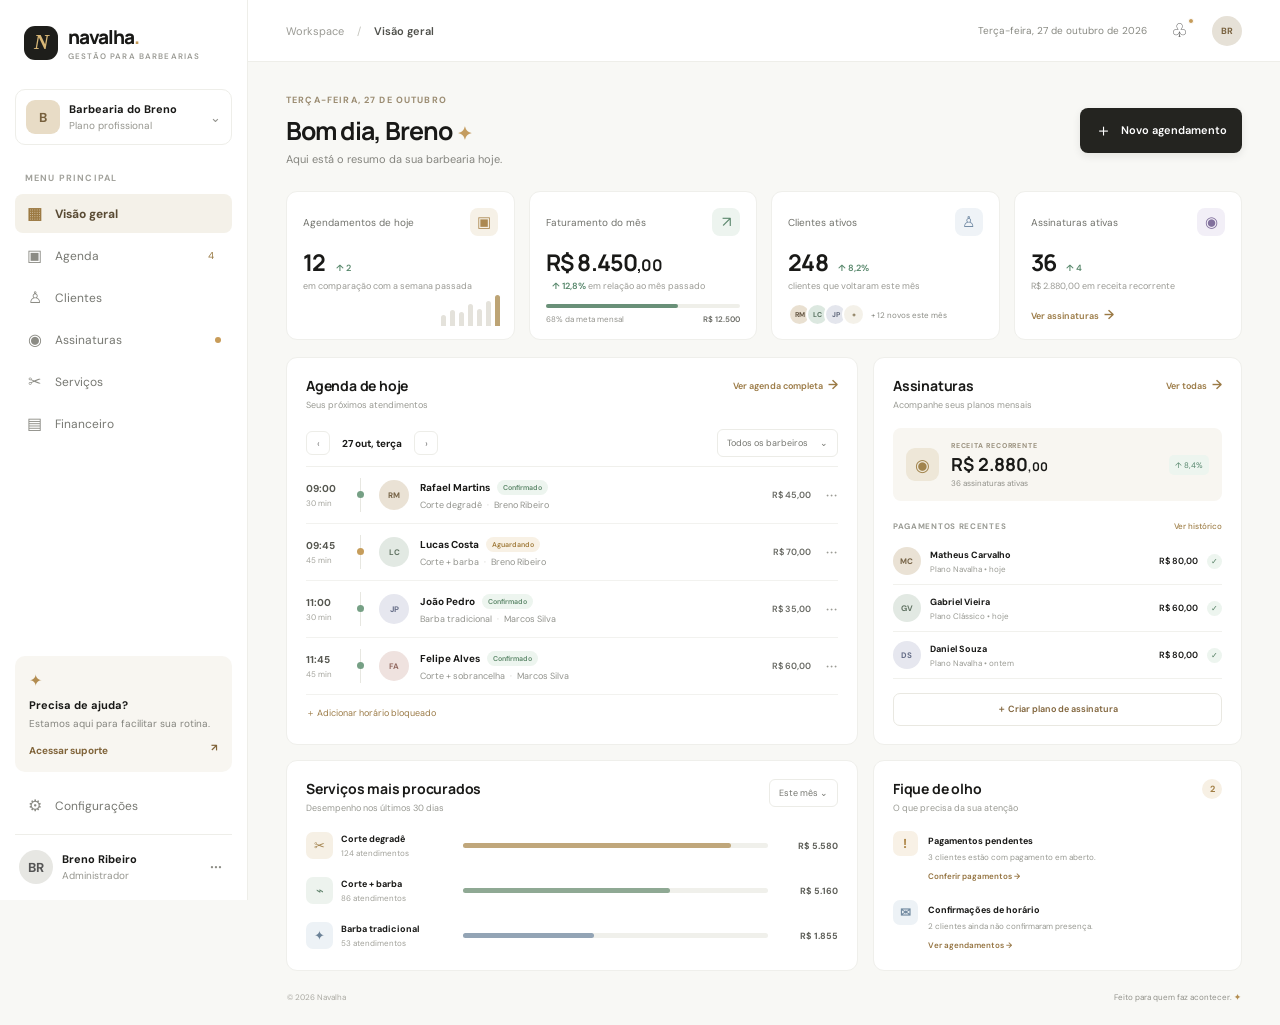
<file: index.html>
<!doctype html>
<html lang="pt-BR">
<head>
  <meta charset="utf-8">
  <meta name="viewport" content="width=device-width, initial-scale=1">
  <meta name="theme-color" content="#11110f">
  <title>Navalha — Gestão para barbearias</title>
  <link rel="preconnect" href="https://fonts.googleapis.com">
  <link rel="preconnect" href="https://fonts.gstatic.com" crossorigin>
  <link href="https://fonts.googleapis.com/css2?family=DM+Sans:wght@400;500;600;700&family=Manrope:wght@400;500;600;700;800&display=swap" rel="stylesheet">
  <link rel="stylesheet" href="styles.css">
</head>
<body>
  <aside class="sidebar" id="sidebar">
    <a class="brand" href="#inicio" aria-label="Navalha início"><span class="brand-mark">N</span><span>navalha<span class="brand-dot">.</span><small>GESTÃO PARA BARBEARIAS</small></span></a>
    <div class="shop-switch"><div class="shop-avatar">B</div><div><b>Barbearia do Breno</b><span>Plano profissional</span></div><span class="chevron">⌄</span></div>
    <div class="nav-label">MENU PRINCIPAL</div>
    <nav>
      <a class="nav-item active" href="#inicio"><span class="nav-icon">▦</span>Visão geral</a>
      <a class="nav-item" href="#agenda"><span class="nav-icon">▣</span>Agenda <span class="nav-count">4</span></a>
      <a class="nav-item" href="#clientes"><span class="nav-icon">♙</span>Clientes</a>
      <a class="nav-item" href="#assinaturas"><span class="nav-icon">◉</span>Assinaturas <span class="nav-ping"></span></a>
      <a class="nav-item" href="#servicos"><span class="nav-icon">✂</span>Serviços</a>
      <a class="nav-item" href="#financeiro"><span class="nav-icon">▤</span>Financeiro</a>
    </nav>
    <div class="sidebar-bottom"><div class="help-card"><span class="help-icon">✦</span><b>Precisa de ajuda?</b><p>Estamos aqui para facilitar sua rotina.</p><a href="#ajuda">Acessar suporte <span>↗</span></a></div><a class="nav-item" href="#configuracoes"><span class="nav-icon">⚙</span>Configurações</a><div class="profile"><div class="profile-avatar">BR</div><div><b>Breno Ribeiro</b><span>Administrador</span></div><button aria-label="Opções do perfil">···</button></div></div>
  </aside>

  <main class="main" id="inicio">
    <header class="topbar"><button class="mobile-menu" id="mobileMenu" aria-label="Abrir menu">☰</button><div class="breadcrumb">Workspace <span>/</span> <b>Visão geral</b></div><div class="top-actions"><span class="today-label">Terça-feira, 27 de outubro de 2026</span><button class="icon-button" aria-label="Notificações">♧<i></i></button><div class="top-avatar">BR</div></div></header>
    <div class="content">
      <section class="welcome"><div><p class="eyebrow">TERÇA-FEIRA, 27 DE OUTUBRO</p><h1>Bom dia, Breno <span>✦</span></h1><p class="muted">Aqui está o resumo da sua barbearia hoje.</p></div><button class="primary-button" id="newBooking"><span>＋</span> Novo agendamento</button></section>
      <section class="stats-grid" aria-label="Resumo do dia">
        <article class="stat-card"><div class="stat-top"><span>Agendamentos de hoje</span><span class="stat-icon gold">▣</span></div><div class="stat-value">12 <span class="trend up">↑ 2</span></div><div class="stat-foot">em comparação com a semana passada</div><div class="mini-bars"><i style="height:35%"></i><i style="height:53%"></i><i style="height:44%"></i><i style="height:70%"></i><i style="height:56%"></i><i style="height:82%"></i><i class="bar-current" style="height:100%"></i></div></article>
        <article class="stat-card"><div class="stat-top"><span>Faturamento do mês</span><span class="stat-icon green">↗</span></div><div class="stat-value">R$ 8.450<span class="cents">,00</span></div><div class="stat-foot"><span class="trend up">↑ 12,8%</span> em relação ao mês passado</div><div class="progress-track"><i style="width:68%"></i></div><div class="progress-note">68% da meta mensal <b>R$ 12.500</b></div></article>
        <article class="stat-card"><div class="stat-top"><span>Clientes ativos</span><span class="stat-icon blue">♙</span></div><div class="stat-value">248 <span class="trend up">↑ 8,2%</span></div><div class="stat-foot">clientes que voltaram este mês</div><div class="avatar-stack"><span>RM</span><span>LC</span><span>JP</span><span>+</span><small>+ 12 novos este mês</small></div></article>
        <article class="stat-card"><div class="stat-top"><span>Assinaturas ativas</span><span class="stat-icon purple">◉</span></div><div class="stat-value">36 <span class="trend up">↑ 4</span></div><div class="stat-foot">R$ 2.880,00 em receita recorrente</div><a class="text-link" href="#assinaturas">Ver assinaturas <span>→</span></a></article>
      </section>

      <section class="dashboard-grid">
        <article class="panel agenda-panel" id="agenda"><div class="panel-heading"><div><h2>Agenda de hoje</h2><p>Seus próximos atendimentos</p></div><a href="#agenda" class="text-link">Ver agenda completa <span>→</span></a></div><div class="agenda-controls"><div class="day-switch"><button aria-label="Dia anterior">‹</button><b>27 out, terça</b><button aria-label="Próximo dia">›</button></div><button class="filter-button">Todos os barbeiros <span>⌄</span></button></div><div class="appointments">
          <div class="appointment"><div class="time">09:00<small>30 min</small></div><div class="appointment-line"><i class="dot green-dot"></i></div><div class="client-avatar a1">RM</div><div class="appointment-info"><b>Rafael Martins <span class="status confirmed">Confirmado</span></b><span>Corte degradê <i>·</i> Breno Ribeiro</span></div><div class="appointment-price">R$ 45,00</div><button class="more">···</button></div>
          <div class="appointment"><div class="time">09:45<small>45 min</small></div><div class="appointment-line"><i class="dot orange-dot"></i></div><div class="client-avatar a2">LC</div><div class="appointment-info"><b>Lucas Costa <span class="status pending">Aguardando</span></b><span>Corte + barba <i>·</i> Breno Ribeiro</span></div><div class="appointment-price">R$ 70,00</div><button class="more">···</button></div>
          <div class="appointment"><div class="time">11:00<small>30 min</small></div><div class="appointment-line"><i class="dot green-dot"></i></div><div class="client-avatar a3">JP</div><div class="appointment-info"><b>João Pedro <span class="status confirmed">Confirmado</span></b><span>Barba tradicional <i>·</i> Marcos Silva</span></div><div class="appointment-price">R$ 35,00</div><button class="more">···</button></div>
          <div class="appointment"><div class="time">11:45<small>45 min</small></div><div class="appointment-line"><i class="dot green-dot"></i></div><div class="client-avatar a4">FA</div><div class="appointment-info"><b>Felipe Alves <span class="status confirmed">Confirmado</span></b><span>Corte + sobrancelha <i>·</i> Marcos Silva</span></div><div class="appointment-price">R$ 60,00</div><button class="more">···</button></div>
        </div><button class="agenda-footer">＋ Adicionar horário bloqueado</button></article>

        <article class="panel subscription-panel" id="assinaturas"><div class="panel-heading"><div><h2>Assinaturas</h2><p>Acompanhe seus planos mensais</p></div><a href="#assinaturas" class="text-link">Ver todas <span>→</span></a></div><div class="subscription-highlight"><div class="sub-icon">◉</div><div><span>RECEITA RECORRENTE</span><b>R$ 2.880<small>,00</small></b><small>36 assinaturas ativas</small></div><div class="sub-change">↑ 8,4%</div></div><div class="section-caption">PAGAMENTOS RECENTES <a href="#assinaturas">Ver histórico</a></div><div class="payment-row"><div class="payment-avatar p1">MC</div><div class="payment-info"><b>Matheus Carvalho</b><span>Plano Navalha • hoje</span></div><span class="payment-amount">R$ 80,00</span><span class="paid-check">✓</span></div><div class="payment-row"><div class="payment-avatar p2">GV</div><div class="payment-info"><b>Gabriel Vieira</b><span>Plano Clássico • hoje</span></div><span class="payment-amount">R$ 60,00</span><span class="paid-check">✓</span></div><div class="payment-row"><div class="payment-avatar p3">DS</div><div class="payment-info"><b>Daniel Souza</b><span>Plano Navalha • ontem</span></div><span class="payment-amount">R$ 80,00</span><span class="paid-check">✓</span></div><button class="outline-button" id="newPlan">＋ Criar plano de assinatura</button></article>
      </section>
      <section class="lower-grid"><article class="panel popular-panel" id="servicos"><div class="panel-heading"><div><h2>Serviços mais procurados</h2><p>Desempenho nos últimos 30 dias</p></div><button class="period-button">Este mês ⌄</button></div><div class="service-row"><div class="service-name"><span class="service-mark mark-gold">✂</span><div><b>Corte degradê</b><small>124 atendimentos</small></div></div><div class="service-track"><i style="width:88%"></i></div><b class="service-total">R$ 5.580</b></div><div class="service-row"><div class="service-name"><span class="service-mark mark-green">⌁</span><div><b>Corte + barba</b><small>86 atendimentos</small></div></div><div class="service-track"><i style="width:68%"></i></div><b class="service-total">R$ 5.160</b></div><div class="service-row"><div class="service-name"><span class="service-mark mark-blue">✦</span><div><b>Barba tradicional</b><small>53 atendimentos</small></div></div><div class="service-track"><i style="width:43%"></i></div><b class="service-total">R$ 1.855</b></div></article>
        <article class="panel reminder-panel"><div class="panel-heading"><div><h2>Fique de olho</h2><p>O que precisa da sua atenção</p></div><span class="reminder-count">2</span></div><div class="reminder-item"><span class="reminder-symbol orange">!</span><div><b>Pagamentos pendentes</b><p>3 clientes estão com pagamento em aberto.</p><a href="#assinaturas">Conferir pagamentos →</a></div></div><div class="reminder-item"><span class="reminder-symbol blue">✉</span><div><b>Confirmações de horário</b><p>2 clientes ainda não confirmaram presença.</p><a href="#agenda">Ver agendamentos →</a></div></div></article></section>
      <footer>© 2026 Navalha <span>Feito para quem faz acontecer. <b>✦</b></span></footer>
    </div>
  </main>
  <div class="toast" id="toast" role="status"></div>
  <div class="modal-backdrop" id="modal" aria-hidden="true"><section class="modal" role="dialog" aria-modal="true" aria-labelledby="modalTitle"><button class="modal-close" id="closeModal" aria-label="Fechar">×</button><div class="modal-icon">✂</div><h2 id="modalTitle">Novo agendamento</h2><p>Preencha os dados para reservar um horário.</p><form id="bookingForm"><label>Nome do cliente<input required name="client" placeholder="Ex.: Rafael Martins"></label><div class="form-row"><label>Data<input required name="date" type="date"></label><label>Horário<input required name="time" type="time"></label></div><label>Serviço<select name="service"><option>Corte degradê</option><option>Corte + barba</option><option>Barba tradicional</option></select></label><button class="primary-button" type="submit">Salvar agendamento</button></form></section></div>
  <script src="app.js"></script>
</body>
</html>
</file>
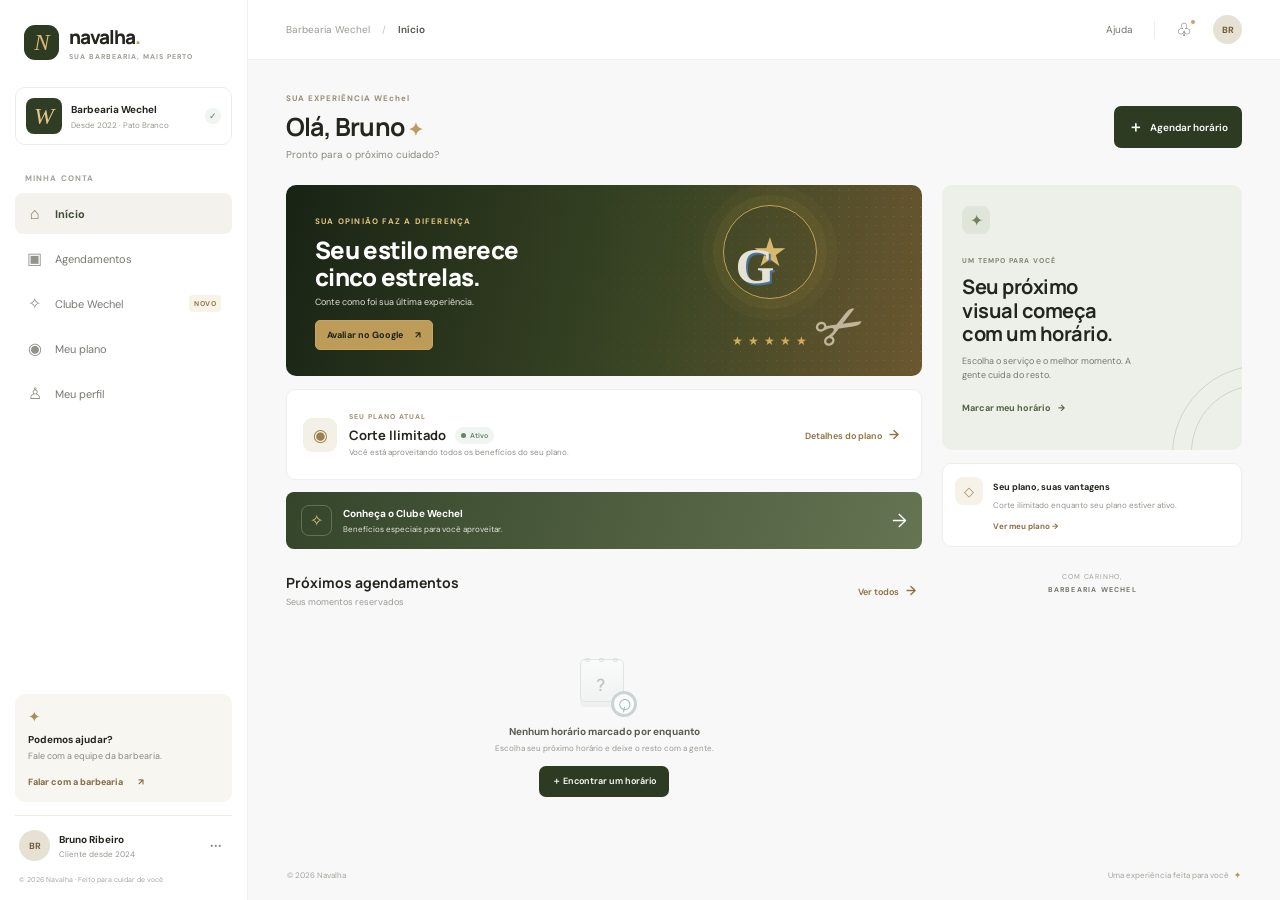
<file: cliente.html>
<!doctype html>
<html lang="pt-BR">
<head>
  <meta charset="utf-8"><meta name="viewport" content="width=device-width, initial-scale=1"><meta name="theme-color" content="#28371e">
  <title>Navalha — Área do cliente</title>
  <link rel="preconnect" href="https://fonts.googleapis.com"><link rel="preconnect" href="https://fonts.gstatic.com" crossorigin><link href="https://fonts.googleapis.com/css2?family=DM+Sans:wght@400;500;600;700&family=Manrope:wght@400;500;600;700;800&display=swap" rel="stylesheet">
  <link rel="stylesheet" href="cliente.css">
</head>
<body>
  <aside class="client-sidebar" id="clientSidebar">
    <a class="client-brand" href="#inicio"><span class="client-brand-mark">N</span><span>navalha<span class="gold-dot">.</span><small>SUA BARBEARIA, MAIS PERTO</small></span></a>
    <div class="barber-card"><div class="barber-monogram">W</div><div><b>Barbearia Wechel</b><span>Desde 2022 · Pato Branco</span></div><span class="verified">✓</span></div>
    <div class="client-nav-label">MINHA CONTA</div>
    <nav class="client-nav">
      <a href="#inicio" data-view="inicio" class="client-nav-item active"><span>⌂</span>Início</a>
      <a href="#agendamentos" data-view="agendamentos" class="client-nav-item"><span>▣</span>Agendamentos</a>
      <a href="#clube" data-view="clube" class="client-nav-item"><span>✧</span>Clube Wechel <i class="nav-new">NOVO</i></a>
      <a href="#plano" data-view="plano" class="client-nav-item"><span>◉</span>Meu plano</a>
      <a href="#perfil" data-view="perfil" class="client-nav-item"><span>♙</span>Meu perfil</a>
    </nav>
    <div class="client-sidebar-bottom"><div class="client-help"><span>✦</span><b>Podemos ajudar?</b><p>Fale com a equipe da barbearia.</p><button data-toast="O atendimento da barbearia estará disponível por aqui em breve.">Falar com a barbearia <b>↗</b></button></div><div class="client-user"><div class="client-user-avatar">BR</div><div><b>Bruno Ribeiro</b><span>Cliente desde 2024</span></div><button aria-label="Opções da conta">···</button></div><small class="client-copyright">© 2026 Navalha · Feito para cuidar de você</small></div>
  </aside>
  <main class="client-main">
    <header class="client-topbar"><button class="client-mobile-menu" id="clientMenu" aria-label="Abrir menu">☰</button><div class="client-crumb">Barbearia Wechel <span>/</span> <b id="crumbLabel">Início</b></div><div class="client-top-actions"><button class="client-help-link" data-toast="Fale com a Barbearia Wechel pelo WhatsApp.">Ajuda</button><span class="top-divider"></span><button class="client-bell" aria-label="Notificações">♧<i></i></button><button class="client-top-avatar" data-view="perfil">BR</button></div></header>
    <div class="client-content">
      <section class="client-view active" id="view-inicio" data-title="Início">
        <div class="client-welcome"><div><div class="welcome-eyebrow">SUA EXPERIÊNCIA WEchel</div><h1>Olá, Bruno <span>✦</span></h1><p>Pronto para o próximo cuidado?</p></div><button class="client-primary" data-open-booking><span>＋</span> Agendar horário</button></div>
        <div class="client-home-grid"><div class="client-main-column">
          <article class="review-banner"><div class="review-content"><span class="review-kicker">SUA OPINIÃO FAZ A DIFERENÇA</span><h2>Seu estilo merece<br>cinco estrelas.</h2><p>Conte como foi sua última experiência.</p><button data-toast="Obrigado! O link de avaliação será disponibilizado pela barbearia.">Avaliar no Google <span>↗</span></button></div><div class="review-art" aria-hidden="true"><div class="review-sun">★</div><div class="review-g">G</div><div class="review-stars">★★★★★</div><div class="review-cut">✂</div></div><div class="banner-grain"></div></article>
          <article class="client-card current-plan-card"><div class="card-icon">◉</div><div class="current-plan-info"><div class="mini-label">SEU PLANO ATUAL</div><h2>Corte Ilimitado <span class="plan-active-badge"><i></i> Ativo</span></h2><p>Você está aproveitando todos os benefícios do seu plano.</p></div><button class="arrow-link" data-view="plano">Detalhes do plano <span>→</span></button></article>
          <button class="club-teaser" data-view="clube"><span class="club-teaser-icon">✧</span><span><b>Conheça o Clube Wechel</b><small>Benefícios especiais para você aproveitar.</small></span><span class="teaser-arrow">→</span></button>
          <section class="upcoming-section"><div class="section-title-row"><div><h2>Próximos agendamentos</h2><p>Seus momentos reservados</p></div><button class="subtle-link" data-view="agendamentos">Ver todos <span>→</span></button></div><div class="empty-state" id="homeEmpty"><div class="empty-illustration"><span class="calendar-sheet"><i></i><i></i><i></i><b>?</b></span><span class="magnifier">⌕</span></div><b>Nenhum horário marcado por enquanto</b><p>Escolha seu próximo horário e deixe o resto com a gente.</p><button class="client-primary" data-open-booking>＋ Encontrar um horário</button></div><div class="home-booking-list" id="homeBookingList"></div></section>
        </div><aside class="client-side-column"><article class="welcome-note"><span class="note-sparkle">✦</span><span class="mini-label">UM TEMPO PARA VOCÊ</span><h3>Seu próximo<br>visual começa<br>com um horário.</h3><p>Escolha o serviço e o melhor momento. A gente cuida do resto.</p><button data-open-booking>Marcar meu horário <span>→</span></button><div class="note-orbit orbit-one"></div><div class="note-orbit orbit-two"></div></article><article class="quick-benefit"><div class="benefit-icon">◇</div><div><b>Seu plano, suas vantagens</b><p>Corte ilimitado enquanto seu plano estiver ativo.</p><button data-view="plano">Ver meu plano →</button></div></article><div class="client-side-foot">COM CARINHO, <b>BARBEARIA WECHEL</b></div></aside></div>
      </section>
      <section class="client-view" id="view-agendamentos" data-title="Agendamentos">
        <div class="page-heading"><div><div class="welcome-eyebrow">SUA ROTINA, NO SEU TEMPO</div><h1>Agendamentos</h1><p>Acompanhe seus horários e encontre o próximo momento para você.</p></div><button class="client-primary" data-open-booking>＋ Novo agendamento</button></div>
        <article class="client-card booking-card"><div class="tab-bar"><button class="booking-tab active" data-booking-tab="upcoming">Próximos <span id="upcomingCount">0</span></button><button class="booking-tab" data-booking-tab="past">Anteriores</button></div><div class="booking-list" id="bookingList"></div><div class="booking-empty" id="bookingEmpty"><div class="empty-illustration"><span class="calendar-sheet"><i></i><i></i><i></i><b>?</b></span><span class="magnifier">⌕</span></div><h3 id="bookingEmptyTitle">Seu próximo horário começa aqui</h3><p id="bookingEmptyText">Ainda não há agendamentos nesta lista. Vamos encontrar um bom horário?</p><button class="client-primary" data-open-booking>＋ Agendar meu primeiro horário</button></div></article>
        <div class="booking-tip"><span>✦</span><p><b>Um lembrete:</b> se precisar cancelar ou alterar seu horário, fale com a barbearia com antecedência.</p></div>
      </section>
      <section class="client-view" id="view-clube" data-title="Clube Wechel">
        <div class="page-heading"><div><div class="welcome-eyebrow">VANTAGENS QUE COMBINAM COM VOCÊ</div><h1>Clube Wechel <span class="heading-sparkle">✧</span></h1><p>Descubra benefícios especiais oferecidos por parceiros da sua região.</p></div></div>
        <article class="club-hero"><div class="club-hero-copy"><span>SEU ESTILO VAI MAIS LONGE</span><h2>Boas escolhas.<br>Boas vantagens.</h2><p>Explore os parceiros do Clube Wechel e aproveite benefícios selecionados para você.</p><div class="partner-count"><span class="partner-dots"><i></i><i></i><i></i></span><b>Parceiros locais, experiências únicas</b></div></div><div class="club-hero-art"><div class="hero-ring ring-a"></div><div class="hero-ring ring-b"></div><span>W</span><i>✦</i></div></article>
        <div class="club-toolbar"><div><h2>Parceiros para você</h2><p>Escolha uma categoria para explorar</p></div><div class="category-list" id="categoryList"><button class="category-chip active" data-category="Todos">Todos</button><button class="category-chip" data-category="Bem-estar">Bem-estar</button><button class="category-chip" data-category="Gastronomia">Gastronomia</button><button class="category-chip" data-category="Esportes">Esportes</button><button class="category-chip" data-category="Serviços">Serviços</button></div></div>
        <div class="partner-grid" id="partnerGrid"><article class="partner-card" data-partner-category="Bem-estar"><div class="partner-cover cover-sage"><span class="partner-monogram">V</span><span class="featured-label">DESTAQUE</span></div><div class="partner-card-body"><div class="partner-category">BEM-ESTAR <span>·</span> SAÚDE</div><h3>Vitta Studio</h3><p>Um espaço para cuidar de você por inteiro.</p><div class="partner-offer"><span>BENEFÍCIO WECHEL</span><b>Condição especial em serviços selecionados</b></div><button class="partner-details" data-partner="Vitta Studio">Conhecer benefício <span>→</span></button></div></article><article class="partner-card" data-partner-category="Gastronomia"><div class="partner-cover cover-clay"><span class="partner-monogram">C</span><span class="featured-label">PARCEIRO</span></div><div class="partner-card-body"><div class="partner-category">GASTRONOMIA</div><h3>Café do Centro</h3><p>Café bom e conversa sem pressa no centro da cidade.</p><div class="partner-offer"><span>BENEFÍCIO WECHEL</span><b>Um mimo especial na sua próxima visita</b></div><button class="partner-details" data-partner="Café do Centro">Conhecer benefício <span>→</span></button></div></article><article class="partner-card" data-partner-category="Esportes"><div class="partner-cover cover-blue"><span class="partner-monogram">M</span><span class="featured-label">PARCEIRO</span></div><div class="partner-card-body"><div class="partner-category">ESPORTES</div><h3>Movimento Academia</h3><p>Seu próximo passo para uma rotina mais ativa.</p><div class="partner-offer"><span>BENEFÍCIO WECHEL</span><b>Condições especiais para novos alunos</b></div><button class="partner-details" data-partner="Movimento Academia">Conhecer benefício <span>→</span></button></div></article></div>
        <div class="club-note"><span>✦</span> Os benefícios e condições são definidos por cada parceiro. Consulte os detalhes antes de utilizar.</div>
      </section>
      <section class="client-view" id="view-plano" data-title="Meu plano">
        <div class="page-heading"><div><div class="welcome-eyebrow">CUIDADO SEM COMPLICAÇÃO</div><h1>Meu plano</h1><p>Confira os detalhes da sua assinatura e seus benefícios.</p></div></div>
        <div class="plan-layout"><div class="plan-main"><article class="plan-detail-card"><div class="plan-card-top"><div class="plan-emblem">W</div><span class="plan-active-badge"><i></i> Plano ativo</span></div><span class="mini-label">ASSINATURA WECHEL</span><h2>Corte Ilimitado</h2><p class="plan-description">Seu cuidado em dia, com liberdade para voltar sempre que quiser.</p><div class="plan-price">R$ 99<small>,00</small><span>/ mês</span></div><div class="plan-divider"></div><div class="plan-detail-row"><span>Vigência</span><b>Plano mensal</b></div><div class="plan-detail-row"><span>Próxima renovação</span><b>10 de novembro de 2026</b></div><div class="plan-detail-row"><span>Pagamento</span><b>Cartão cadastrado <small>•••• 4821</small></b></div><div class="plan-notice"><span>✦</span><p>Seu plano está ativo. Os benefícios seguem disponíveis durante a vigência da assinatura.</p></div><button class="plan-action" data-toast="A alteração de pagamento será disponibilizada em breve.">Gerenciar forma de pagamento <span>→</span></button><button class="plan-terms" data-toast="Os termos da assinatura serão exibidos nesta área.">Consultar termos do plano ↗</button></article><article class="plan-support"><span>?</span><div><b>Ficou com alguma dúvida sobre seu plano?</b><p>A equipe da Barbearia Wechel pode ajudar.</p></div><button data-toast="Entre em contato com a Barbearia Wechel para receber ajuda.">Pedir ajuda →</button></article></div><aside class="plan-benefits"><div class="mini-label">SEU PLANO INCLUI</div><h3>Mais liberdade para se cuidar.</h3><div class="plan-benefit"><span>✓</span><div><b>Cortes ilimitados</b><p>Agende seus cortes de acordo com a disponibilidade.</p></div></div><div class="plan-benefit"><span>✓</span><div><b>Agendamento online</b><p>Escolha o horário que funciona melhor para você.</p></div></div><div class="plan-benefit"><span>✓</span><div><b>Clube de vantagens</b><p>Acesse benefícios de parceiros selecionados.</p></div></div><div class="benefits-decoration">W<span>✂</span></div></aside></div>
      </section>
      <section class="client-view" id="view-perfil" data-title="Meu perfil">
        <div class="page-heading"><div><div class="welcome-eyebrow">SEUS DADOS, DO SEU JEITO</div><h1>Meu perfil</h1><p>Mantenha suas informações atualizadas para facilitar seus atendimentos.</p></div></div>
        <div class="profile-layout"><article class="profile-main-card"><div class="profile-card-heading"><div><h2>Dados pessoais</h2><p>Informações usadas para entrar em contato com você.</p></div><span class="secure-note">⌑ Seus dados estão protegidos</span></div><form id="profileForm"><div class="profile-photo-row"><div class="profile-photo">BR<span>✎</span></div><div><b>Bruno Ribeiro</b><small>Cliente da Barbearia Wechel</small><button type="button" data-toast="O envio de foto de perfil estará disponível em breve.">Alterar foto</button></div></div><div class="profile-form-grid"><label class="wide-field">Nome completo<input name="name" value="Bruno Ribeiro" required></label><label>E-mail<input name="email" type="email" value="bruno@email.com" required></label><label>Telefone<input name="phone" value="(46) 99999-0000" inputmode="tel"></label><label>Data de nascimento<input name="birth" type="date" value="1998-05-20"></label><label>CPF <span class="optional">opcional</span><input name="cpf" placeholder="000.000.000-00" inputmode="numeric"></label><div class="profile-form-divider"><span>ENDEREÇO <small>· opcional</small></span></div><label>CEP<input name="cep" placeholder="00000-000" inputmode="numeric"></label><label>Rua / avenida<input name="street" placeholder="Seu endereço"></label><label>Número<input name="number" placeholder="Nº"></label><label>Complemento<input name="complement" placeholder="Apto, bloco…"></label><label>Cidade<input name="city" placeholder="Sua cidade"></label><label>Estado<select name="state"><option value="">Selecione</option><option>Paraná</option><option>Santa Catarina</option><option>São Paulo</option><option>Rio Grande do Sul</option><option>Outro</option></select></label></div><div class="profile-form-footer"><span id="profileMessage">Você pode atualizar seus dados quando quiser.</span><button class="client-primary" type="submit">Salvar alterações</button></div></form></article><aside class="profile-aside"><div class="profile-aside-icon">✦</div><h3>Seu perfil, sua experiência</h3><p>Seus dados ajudam a barbearia a cuidar de cada visita. Você controla o que compartilha e pode atualizar seu cadastro a qualquer momento.</p><div class="privacy-line"><span>✓</span> Seus dados são tratados com cuidado</div><button data-toast="A política de privacidade será disponibilizada nesta área.">Política de privacidade →</button></aside></div>
      </section>
      <footer class="client-footer"><span>© 2026 Navalha</span><span>Uma experiência feita para você <b>✦</b></span></footer>
    </div>
  </main>
  <div class="client-toast" id="clientToast" role="status"></div>
  <div class="client-modal-backdrop" id="bookingModal" aria-hidden="true"><section class="client-modal" role="dialog" aria-modal="true" aria-labelledby="bookingModalTitle"><button class="client-modal-close" data-close-booking aria-label="Fechar">×</button><div class="modal-step">PASSO <b id="stepNumber">1</b> DE 3</div><div class="booking-progress"><i id="bookingProgress"></i></div><div id="bookingStepContent"></div></section></div>
  <div class="client-modal-backdrop" id="partnerModal" aria-hidden="true"><section class="client-modal partner-modal" role="dialog" aria-modal="true"><button class="client-modal-close" data-close-partner aria-label="Fechar">×</button><div class="partner-modal-mark">✧</div><span class="mini-label">CLUBE WECHEL</span><h2 id="partnerModalTitle">Parceiro</h2><p>Consulte a equipe da barbearia para conhecer as condições atualizadas deste benefício e como utilizá-lo.</p><div class="partner-modal-info"><span>✦</span><span>Apresente-se como cliente da Barbearia Wechel ao parceiro.</span></div><button class="client-primary" data-close-partner>Entendi</button></section></div>
  <script src="cliente.js"></script>
</body>
</html>
</file>
<file: styles.css>
:root{--ink:#191917;--muted:#85857f;--line:#eeeee9;--paper:#fff;--canvas:#f8f8f5;--gold:#c59b59;--green:#548267;--navy:#637d9a;--purple:#8877a4}*{box-sizing:border-box}body{margin:0;background:var(--canvas);color:var(--ink);font-family:'DM Sans',sans-serif;font-size:13px}button,a{font:inherit}a{color:inherit;text-decoration:none}.sidebar{width:248px;background:#fff;border-right:1px solid var(--line);position:fixed;inset:0 auto 0 0;padding:24px 15px 16px;display:flex;flex-direction:column;z-index:5}.brand{display:flex;align-items:center;gap:10px;margin:0 9px 28px;font-family:Manrope,sans-serif;font-size:19px;font-weight:800;letter-spacing:-1px}.brand-mark{width:34px;height:34px;border-radius:11px;background:#1e1e1b;color:#d8b777;display:grid;place-items:center;font-size:21px;font-family:Georgia,serif;font-style:italic}.brand-dot{color:var(--gold)}.brand small{display:block;font:600 8px 'DM Sans',sans-serif;color:#9b9b95;letter-spacing:1.15px;margin-top:1px}.shop-switch{border:1px solid var(--line);border-radius:10px;padding:10px;display:flex;align-items:center;gap:9px;margin:0 0 27px}.shop-avatar,.profile-avatar,.top-avatar{display:grid;place-items:center;background:#e8dcc6;color:#77603d;font-weight:700;border-radius:9px;width:34px;height:34px}.shop-switch b,.profile b{font-size:11px;display:block}.shop-switch span:not(.chevron),.profile span{display:block;color:#96968f;font-size:10px;margin-top:3px}.chevron{margin-left:auto;color:#93938d}.nav-label{font-size:9px;letter-spacing:1.15px;color:#a2a29c;font-weight:700;padding:0 10px 10px}nav{display:grid;gap:3px}.nav-item{height:39px;display:flex;align-items:center;gap:12px;padding:0 11px;border-radius:8px;color:#777872;font-size:12px}.nav-item.active{background:#f4f1e9;color:#594b34;font-weight:700}.nav-icon{width:17px;text-align:center;font-size:16px;color:#8b8b84}.nav-item.active .nav-icon{color:#9c7a43}.nav-count{margin-left:auto;border-radius:20px;background:#fff;padding:2px 7px;color:#977842;font-size:10px}.nav-ping{width:6px;height:6px;background:#c89c59;border-radius:50%;margin-left:auto}.sidebar-bottom{margin-top:auto}.help-card{background:#f8f6f1;padding:14px;border-radius:10px;margin-bottom:14px}.help-icon{color:#b28c50;font-size:16px}.help-card b{display:block;margin:7px 0 4px;font-size:11px}.help-card p{margin:0 0 10px;color:#85857f;font-size:10px;line-height:1.5}.help-card a{font-size:10px;color:#80643a;font-weight:700}.help-card a span{float:right}.profile{border-top:1px solid var(--line);padding:15px 4px 0;display:flex;align-items:center;gap:9px;margin-top:9px}.profile-avatar{border-radius:50%;background:#e7e7e3;color:#555}.profile button{margin-left:auto;border:0;background:none;font-size:20px;color:#8b8b84}.main{margin-left:248px;min-height:100vh}.topbar{height:62px;background:#fff;border-bottom:1px solid var(--line);display:flex;align-items:center;justify-content:space-between;padding:0 38px}.breadcrumb{color:#9a9a94;font-size:11px}.breadcrumb span{padding:0 10px;color:#c5c5be}.breadcrumb b{color:#4f504b;font-weight:600}.top-actions{display:flex;align-items:center;gap:18px}.today-label{font-size:10px;color:#888982}.icon-button{position:relative;background:#fff;border:0;color:#555;font-size:19px}.icon-button i{position:absolute;right:0;top:1px;width:6px;height:6px;background:#c59b59;border-radius:50%;border:1px solid white}.top-avatar{border-radius:50%;width:30px;height:30px;font-size:9px;background:#e6e1d7}.mobile-menu{display:none}.content{max-width:1450px;margin:auto;padding:32px 38px 20px}.welcome{display:flex;justify-content:space-between;align-items:center;margin-bottom:25px}.eyebrow{font-size:9px;font-weight:700;color:#9b8c72;letter-spacing:1.15px;margin:0 0 7px}.welcome h1{font:700 25px Manrope,sans-serif;letter-spacing:-.9px;margin:0 0 4px}.welcome h1 span{color:#c49c5f;font-size:18px}.muted{font-size:11px;color:#85857f;margin:0}.primary-button{border:0;border-radius:8px;background:#242420;color:#fff;padding:11px 15px;font-weight:600;font-size:11px;display:inline-flex;align-items:center;gap:9px;cursor:pointer;box-shadow:0 3px 8px #15151016}.primary-button:hover{background:#3a3933}.primary-button span{font-size:17px;font-weight:400}.stats-grid{display:grid;grid-template-columns:repeat(4,minmax(0,1fr));gap:14px;margin-bottom:17px}.stat-card,.panel{background:#fff;border:1px solid #efefeb;border-radius:11px}.stat-card{position:relative;min-height:143px;padding:16px 16px 13px;overflow:hidden}.stat-top{display:flex;justify-content:space-between;align-items:center;color:#71726c;font-size:10px}.stat-icon{width:28px;height:28px;display:grid;place-items:center;border-radius:8px;font-size:15px}.gold{background:#f6f1e7;color:#ac8952}.green{background:#edf4ef;color:#5c876d}.blue{background:#eff3f7;color:#6f88a2}.purple{background:#f2eff7;color:#82719d}.stat-value{font:700 23px Manrope,sans-serif;letter-spacing:-.7px;margin:10px 0 2px}.cents{font-size:16px}.trend{font:600 9px 'DM Sans',sans-serif;letter-spacing:0;margin-left:6px}.trend.up{color:#56866a}.stat-foot{font-size:9px;color:#9a9a94}.mini-bars{position:absolute;bottom:13px;right:14px;height:31px;display:flex;align-items:end;gap:4px}.mini-bars i{width:5px;border-radius:3px 3px 0 0;background:#e4e2db}.mini-bars .bar-current{background:#bda475}.progress-track{height:4px;border-radius:4px;background:#efefe9;margin:12px 0 6px}.progress-track i{display:block;background:#699078;height:100%;border-radius:4px}.progress-note{font-size:8px;color:#93938d}.progress-note b{float:right;color:#6d6e68;font-weight:600}.avatar-stack{display:flex;align-items:center;margin-top:11px}.avatar-stack span{display:grid;place-items:center;width:23px;height:23px;border-radius:50%;font-size:7px;font-weight:700;color:#655744;background:#e9e0d1;border:2px solid white;margin-right:-5px}.avatar-stack span:nth-child(2){background:#dce8e0;color:#58725f}.avatar-stack span:nth-child(3){background:#e4e6ed;color:#5f677a}.avatar-stack span:nth-child(4){background:#f4f1e9;color:#827352}.avatar-stack small{font-size:8px;color:#8b8c85;margin-left:11px}.text-link{font-size:9px;color:#9a7944;font-weight:600}.text-link span{font-size:13px;margin-left:3px}.stat-card>.text-link{display:inline-block;margin-top:14px}.dashboard-grid{display:grid;grid-template-columns:minmax(0,1.55fr) minmax(310px,1fr);gap:15px;margin-bottom:15px}.panel{padding:18px 19px}.panel-heading{display:flex;justify-content:space-between;align-items:flex-start}.panel-heading h2{font:700 14px Manrope,sans-serif;margin:0 0 4px;letter-spacing:-.2px}.panel-heading p{font-size:9px;color:#999a93;margin:0}.agenda-controls{display:flex;justify-content:space-between;align-items:center;margin:18px 0 9px}.day-switch{display:flex;align-items:center;gap:12px;font-size:10px}.day-switch button{border:1px solid #ededE8;background:#fff;border-radius:6px;width:24px;height:24px;color:#777}.filter-button,.period-button{border:1px solid #ecece7;background:#fff;border-radius:6px;padding:7px 9px;color:#767771;font-size:9px}.filter-button span{margin-left:10px}.appointments{border-top:1px solid #f0f0ec}.appointment{display:grid;grid-template-columns:45px 10px 32px minmax(0,1fr) auto 18px;gap:9px;align-items:center;min-height:57px;border-bottom:1px solid #f2f2ef}.time{font-weight:700;font-size:10px;color:#55564f}.time small{display:block;font-size:8px;color:#a4a49d;font-weight:400;margin-top:3px}.appointment-line{height:34px;border-left:1px solid #e7e7e1;position:relative}.dot{position:absolute;left:-4px;top:13px;width:7px;height:7px;border-radius:50%}.green-dot{background:#76a085}.orange-dot{background:#c69d5b}.client-avatar,.payment-avatar{width:30px;height:30px;border-radius:50%;display:grid;place-items:center;font-size:8px;font-weight:700}.a1,.p1{background:#eae2d5;color:#766346}.a2,.p2{background:#e2e9e3;color:#617363}.a3,.p3{background:#e6e7ef;color:#646c86}.a4{background:#efe2df;color:#936b62}.appointment-info{min-width:0}.appointment-info b{font-size:10px;display:flex;align-items:center;gap:7px;white-space:nowrap}.appointment-info>span{display:block;font-size:9px;color:#92938d;margin-top:4px;white-space:nowrap}.appointment-info>span i{font-style:normal;padding:0 3px;color:#c3c3bd}.status{font:600 7px 'DM Sans',sans-serif;padding:3px 6px;border-radius:12px}.confirmed{background:#edf5ef;color:#5d886a}.pending{background:#f8f1e5;color:#a17c3c}.appointment-price{font-size:9px;font-weight:600;color:#696a64;white-space:nowrap}.more{border:0;background:none;color:#9b9b94;font-size:16px;letter-spacing:1px}.agenda-footer{display:block;border:0;background:none;color:#9b7b47;font-size:9px;padding:12px 0 0;cursor:pointer}.subscription-highlight{display:flex;align-items:center;gap:12px;background:#f8f6f1;border-radius:8px;padding:13px;margin:17px 0 20px}.sub-icon{width:33px;height:33px;border-radius:9px;background:#eee7d8;color:#a1844d;display:grid;place-items:center;font-size:17px}.subscription-highlight>div:nth-child(2){flex:1}.subscription-highlight span{display:block;font-size:7px;color:#9b927f;letter-spacing:.8px;font-weight:700}.subscription-highlight b{font:700 18px Manrope,sans-serif;display:block;margin:2px 0}.subscription-highlight b small{font-size:12px}.subscription-highlight>div:nth-child(2)>small{display:block;color:#91918a;font-size:8px}.sub-change{font-size:8px;color:#55856b;background:#edf5ef;padding:5px 6px;border-radius:5px}.section-caption{font-size:8px;letter-spacing:.7px;color:#999a93;font-weight:700;margin-bottom:7px}.section-caption a{float:right;color:#a0804a;letter-spacing:0;font-weight:500}.payment-row{display:flex;align-items:center;gap:9px;padding:9px 0;border-bottom:1px solid #f1f1ed}.payment-avatar{width:28px;height:28px}.payment-info{flex:1}.payment-info b{font-size:9px;display:block}.payment-info span{font-size:8px;color:#999a93;display:block;margin-top:3px}.payment-amount{font-size:9px;font-weight:600}.paid-check{display:grid;place-items:center;width:15px;height:15px;border-radius:50%;background:#edf5ef;color:#588166;font-size:8px}.outline-button{width:100%;margin-top:14px;border:1px solid #e9e8e1;background:white;border-radius:7px;padding:9px;color:#80643b;font-size:9px;font-weight:600;cursor:pointer}.outline-button:hover,.filter-button:hover{background:#faf9f6}.lower-grid{display:grid;grid-template-columns:minmax(0,1.55fr) minmax(310px,1fr);gap:15px}.service-row{display:grid;grid-template-columns:145px minmax(40px,1fr) 58px;gap:12px;align-items:center;margin-top:18px}.service-name{display:flex;align-items:center;gap:8px}.service-mark{width:27px;height:27px;display:grid;place-items:center;border-radius:7px;font-size:13px}.mark-gold{background:#f6f0e5;color:#a3834f}.mark-green{background:#edf3ee;color:#62846d}.mark-blue{background:#edf2f6;color:#6c8297}.service-name b{font-size:9px;display:block}.service-name small{display:block;color:#a0a099;font-size:8px;margin-top:3px}.service-track{height:5px;background:#f0f0eb;border-radius:5px}.service-track i{display:block;height:100%;background:#c0a77b;border-radius:5px}.service-row:nth-of-type(3) .service-track i{background:#8fa994}.service-row:nth-of-type(4) .service-track i{background:#93a4b5}.service-total{text-align:right;font-size:9px;color:#5f605a}.reminder-count{display:grid;place-items:center;width:20px;height:20px;border-radius:50%;background:#f7f0e4;color:#a17e44;font-size:9px;font-weight:700}.reminder-item{display:flex;gap:10px;margin-top:17px}.reminder-symbol{width:25px;height:25px;border-radius:7px;display:grid;place-items:center;flex:none;font-weight:700}.reminder-symbol.orange{background:#f8f1e6;color:#ac8444}.reminder-symbol.blue{background:#edf2f6;color:#738ba1}.reminder-item b{font-size:9px}.reminder-item p{font-size:8px;color:#979891;margin:4px 0}.reminder-item a{font-size:8px;color:#947340;font-weight:600}footer{display:flex;justify-content:space-between;color:#aaa9a2;font-size:8px;padding:21px 1px 3px}footer span{color:#91918a}footer b{color:#b38d50}.toast{position:fixed;right:24px;bottom:24px;padding:12px 16px;background:#252521;color:white;border-radius:8px;font-size:11px;box-shadow:0 8px 24px #1112;opacity:0;transform:translateY(8px);transition:.2s;pointer-events:none;z-index:20}.toast.show{opacity:1;transform:translateY(0)}.modal-backdrop{position:fixed;inset:0;background:#17171366;display:grid;place-items:center;padding:20px;z-index:15;opacity:0;visibility:hidden;transition:.2s}.modal-backdrop.open{opacity:1;visibility:visible}.modal{position:relative;width:min(420px,100%);background:#fff;border-radius:14px;padding:26px;box-shadow:0 24px 80px #0003;transform:translateY(10px);transition:.2s}.open .modal{transform:translateY(0)}.modal-close{position:absolute;right:15px;top:12px;border:0;background:none;font-size:23px;color:#777}.modal-icon{display:grid;place-items:center;width:36px;height:36px;background:#f5f0e5;color:#a7834a;border-radius:10px;font-size:18px}.modal h2{font:700 20px Manrope,sans-serif;margin:14px 0 4px}.modal>p{color:#92928c;font-size:11px;margin:0 0 20px}.modal form{display:grid;gap:13px}.modal label{display:grid;gap:6px;font-size:10px;font-weight:600;color:#65665f}.modal input,.modal select{width:100%;border:1px solid #e9e9e3;border-radius:7px;padding:10px;font:400 11px 'DM Sans',sans-serif;color:#41423d;background:white;outline:none}.modal input:focus,.modal select:focus{border-color:#b59a6b;box-shadow:0 0 0 3px #b59a6b20}.form-row{display:grid;grid-template-columns:1fr 1fr;gap:10px}.modal form .primary-button{justify-content:center;margin-top:3px}
@media(min-width:1500px){.content{padding-top:40px}.stat-card{min-height:156px}.appointment{min-height:62px}}
@media(max-width:1100px){.sidebar{width:220px}.main{margin-left:220px}.content{padding:27px 24px}.topbar{padding:0 24px}.stats-grid{grid-template-columns:repeat(2,minmax(0,1fr))}.dashboard-grid,.lower-grid{grid-template-columns:minmax(0,1fr)}.subscription-panel{display:grid;grid-template-columns:1fr 1fr;column-gap:18px}.subscription-panel>.panel-heading,.subscription-highlight,.section-caption,.outline-button{grid-column:1/-1}.payment-row{align-self:center}}
@media(max-width:700px){.sidebar{transform:translateX(-100%);transition:transform .22s;box-shadow:8px 0 24px #0001}.sidebar.open{transform:translateX(0)}.main{margin:0}.topbar{height:56px;padding:0 16px;gap:12px}.mobile-menu{display:block;border:0;background:none;font-size:18px;color:#555}.breadcrumb{margin-right:auto;font-size:10px}.top-actions{gap:10px}.today-label{display:none}.content{padding:25px 15px 16px}.welcome{align-items:flex-start;gap:12px}.welcome h1{font-size:21px}.welcome .primary-button{font-size:0;padding:10px 12px;gap:3px}.welcome .primary-button span{font-size:19px}.stats-grid{gap:9px}.stat-card{padding:13px;min-height:137px}.stat-top{font-size:9px}.stat-value{font-size:21px}.stat-foot{font-size:8px;max-width:80%}.mini-bars{right:10px;gap:3px}.mini-bars i{width:4px}.dashboard-grid,.lower-grid{gap:11px}.panel{padding:15px 13px}.panel-heading h2{font-size:13px}.panel-heading .text-link{font-size:8px}.agenda-controls{margin-top:15px}.appointment{grid-template-columns:38px 7px 29px minmax(0,1fr) 16px;gap:6px;min-height:58px}.appointment-info b{font-size:9px;gap:4px}.appointment-info>span{font-size:8px}.appointment-price{display:none}.client-avatar{width:27px;height:27px}.status{font-size:6px;padding:3px 4px}.more{font-size:14px}.subscription-panel{display:block}.service-row{grid-template-columns:125px minmax(30px,1fr) 48px;gap:8px}.service-name b,.service-total{font-size:8px}.service-name small{font-size:7px}footer{font-size:7px}footer span{max-width:53%;text-align:right}.toast{left:15px;right:15px;bottom:15px;text-align:center}}
</file>
<file: cliente.css>
:root{--forest:#2d3b22;--forest2:#3e4d31;--gold:#c6a66c;--ink:#24251f;--muted:#878880;--line:#ecece6;--canvas:#f7f8f7;--white:#fff;--green:#62836c}*{box-sizing:border-box}body{margin:0;background:var(--canvas);color:var(--ink);font:13px 'DM Sans',sans-serif}button,input,select{font:inherit}button{cursor:pointer}a{color:inherit;text-decoration:none}.client-sidebar{position:fixed;inset:0 auto 0 0;width:248px;background:#fff;border-right:1px solid #efefeb;padding:24px 15px 14px;display:flex;flex-direction:column;z-index:8}.client-brand{display:flex;align-items:center;gap:10px;font:800 19px Manrope,sans-serif;letter-spacing:-1px;margin:0 9px 26px}.client-brand-mark{width:35px;height:35px;border-radius:11px;background:var(--forest);color:#d7b979;display:grid;place-items:center;font:italic 23px Georgia,serif}.client-brand small{display:block;letter-spacing:1px;color:#9c9d95;font:700 7px 'DM Sans',sans-serif;margin-top:2px}.gold-dot{color:#be9c5f}.barber-card{border:1px solid var(--line);border-radius:10px;padding:10px;display:flex;align-items:center;gap:9px;margin-bottom:28px}.barber-monogram{width:36px;height:36px;display:grid;place-items:center;border-radius:8px;background:#2f3d24;color:#e2c586;font:italic 24px Georgia,serif}.barber-card b{display:block;font-size:10px}.barber-card span:not(.verified){display:block;color:#97988f;font-size:8px;margin-top:4px}.verified{margin-left:auto;width:16px;height:16px;display:grid;place-items:center;background:#eff5f0;border-radius:50%;color:#63816c;font-size:9px}.client-nav-label{font-size:8px;letter-spacing:1.1px;color:#a1a29a;font-weight:700;padding:0 10px 10px}.client-nav{display:grid;gap:4px}.client-nav-item{height:41px;padding:0 11px;display:flex;align-items:center;gap:12px;border-radius:8px;font-size:11px;color:#777970}.client-nav-item>span{width:17px;text-align:center;font-size:16px;color:#92948b}.client-nav-item.active{background:#f3f2ed;color:#424b37;font-weight:700}.client-nav-item.active>span{color:#8d794f}.nav-new{margin-left:auto;color:#997842;font:700 7px 'DM Sans',sans-serif;letter-spacing:.5px;background:#f7f3e9;padding:4px 5px;border-radius:4px}.client-sidebar-bottom{margin-top:auto}.client-help{background:#f7f6f1;padding:13px;border-radius:10px;margin-bottom:13px}.client-help>span{color:#ae8c51;font-size:15px}.client-help>b{display:block;font-size:10px;margin:6px 0 4px}.client-help p{color:#898a82;font-size:9px;margin:0 0 10px}.client-help button,.profile-aside>button{padding:0;border:0;background:none;color:#826a40;font-size:9px;font-weight:700}.client-help button b{float:right;margin-left:15px}.client-user{display:flex;align-items:center;gap:9px;border-top:1px solid var(--line);padding:14px 4px 8px}.client-user-avatar,.client-top-avatar{width:31px;height:31px;border-radius:50%;display:grid;place-items:center;background:#e7e1d4;color:#6d5b3b;font-size:9px;font-weight:700}.client-user div:nth-child(2){flex:1}.client-user b{display:block;font-size:10px}.client-user span{display:block;font-size:8px;color:#96978f;margin-top:3px}.client-user button{background:none;border:0;color:#81827a;font-size:18px}.client-copyright{font-size:7px;color:#a5a69e;padding:4px 4px}.client-main{margin-left:248px;min-height:100vh}.client-topbar{height:60px;background:white;border-bottom:1px solid #efefeb;display:flex;align-items:center;justify-content:space-between;padding:0 38px}.client-crumb{font-size:10px;color:#999a93}.client-crumb span{padding:0 9px;color:#c6c7c0}.client-crumb b{font-weight:600;color:#51534c}.client-top-actions{display:flex;align-items:center;gap:15px}.client-help-link{background:none;border:0;color:#73756d;font-size:10px}.top-divider{height:18px;width:1px;background:#ededE8}.client-bell{position:relative;border:0;background:none;font-size:18px;color:#62645e}.client-bell i{position:absolute;width:6px;height:6px;background:#c7a369;border:1px solid white;border-radius:50%;top:2px;right:2px}.client-top-avatar{border:0;width:29px;height:29px}.client-mobile-menu{display:none}.client-content{max-width:1400px;margin:auto;padding:33px 38px 18px}.client-view{display:none;animation:arrive .25s ease}.client-view.active{display:block}@keyframes arrive{from{opacity:.55;transform:translateY(4px)}to{opacity:1;transform:none}}.client-welcome{display:flex;align-items:center;justify-content:space-between;margin-bottom:24px}.welcome-eyebrow,.mini-label{font-size:8px;letter-spacing:1px;font-weight:700;color:#9b8e74}.client-welcome h1,.page-heading h1{font:700 25px Manrope,sans-serif;letter-spacing:-.8px;margin:6px 0 4px}.client-welcome h1 span{color:#bf9a5d;font-size:18px}.client-welcome p,.page-heading p{color:#888980;font-size:10px;margin:0}.client-primary{display:inline-flex;align-items:center;justify-content:center;gap:7px;border:0;border-radius:7px;padding:11px 14px;background:var(--forest);color:white;font-weight:600;font-size:10px;transition:.16s}.client-primary:hover{background:#3b4b2c;transform:translateY(-1px)}.client-primary span{font-size:15px}.client-home-grid{display:grid;grid-template-columns:minmax(0,1.7fr) minmax(235px,.8fr);gap:20px}.client-main-column,.client-side-column{min-width:0}.review-banner{height:191px;position:relative;overflow:hidden;border-radius:10px;background:linear-gradient(105deg,#192315,#394524 57%,#6b5730);color:#fff;display:flex;align-items:center;padding:24px 29px;margin-bottom:13px}.banner-grain{position:absolute;inset:0;opacity:.18;background-image:radial-gradient(#f6dfa1 0.7px,transparent .7px);background-size:9px 9px;mask-image:linear-gradient(90deg,transparent 30%,#000 100%);pointer-events:none}.review-content{position:relative;z-index:2}.review-kicker{font-size:8px;letter-spacing:1.2px;color:#e0c57f;font-weight:700}.review-content h2{font:800 24px Manrope,sans-serif;letter-spacing:-.7px;line-height:1.1;margin:9px 0 6px}.review-content p{font-size:9px;color:#e0e1d9;margin:0 0 12px}.review-content button{border:1px solid #c7a55e;background:#bd9b59;color:#1f2418;padding:8px 11px;border-radius:5px;font-size:9px;font-weight:700}.review-content button span{margin-left:10px}.review-art{position:absolute;right:9%;top:0;bottom:0;width:42%;display:flex;align-items:center;justify-content:center}.review-sun{position:absolute;right:18%;top:20px;width:94px;height:94px;border:1px solid #c3a354;border-radius:50%;display:grid;place-items:center;color:#d7b86c;font-size:40px;box-shadow:0 0 0 10px #c8a44b12,0 0 0 21px #c8a44b0b}.review-g{position:absolute;right:34%;top:52px;font:700 50px Georgia,serif;color:#e6e3d5;text-shadow:2px 2px #49739b}.review-stars{position:absolute;right:20%;bottom:27px;color:#d2ac5d;letter-spacing:5px;font-size:12px}.review-cut{position:absolute;right:0;bottom:12px;font-size:58px;transform:rotate(-30deg);color:#e3d8bf;opacity:.75}.client-card{background:#fff;border:1px solid #eeefea;border-radius:9px}.current-plan-card{min-height:91px;padding:16px;display:flex;align-items:center;gap:12px;margin-bottom:12px}.card-icon{height:34px;width:34px;border-radius:9px;display:grid;place-items:center;background:#f3f0e7;color:#9c804c;font-size:17px;flex:none}.current-plan-info{flex:1;min-width:0}.current-plan-info .mini-label{font-size:7px}.current-plan-info h2{font:700 13px Manrope,sans-serif;margin:5px 0 3px}.current-plan-info p{margin:0;color:#8d8e87;font-size:8px}.plan-active-badge{display:inline-flex;align-items:center;gap:4px;background:#eff5f0;color:#62816a;padding:4px 6px;border-radius:12px;font:600 7px 'DM Sans',sans-serif;vertical-align:2px;margin-left:6px}.plan-active-badge i{width:5px;height:5px;background:#63836c;border-radius:50%}.arrow-link,.subtle-link{border:0;background:none;color:#8e7040;font-size:9px;font-weight:600;white-space:nowrap}.arrow-link span,.subtle-link span{margin-left:5px;font-size:13px}.club-teaser{width:100%;display:flex;align-items:center;gap:11px;text-align:left;border:0;border-radius:8px;padding:13px 15px;background:linear-gradient(105deg,#35452a,#657452);color:#fff;margin-bottom:24px}.club-teaser-icon{height:31px;width:31px;display:grid;place-items:center;border:1px solid #ffffff37;border-radius:8px;color:#e2c783;font-size:16px}.club-teaser>span:nth-child(2){flex:1}.club-teaser b{display:block;font-size:10px}.club-teaser small{display:block;font-size:8px;color:#e2e6db;margin-top:4px}.teaser-arrow{font-size:19px}.section-title-row{display:flex;justify-content:space-between;align-items:center}.section-title-row h2,.club-toolbar h2{font:700 14px Manrope,sans-serif;margin:0 0 4px}.section-title-row p,.club-toolbar p{font-size:9px;color:#9a9b94;margin:0}.upcoming-section{margin-bottom:9px}.empty-state{min-height:234px;display:flex;flex-direction:column;align-items:center;justify-content:center;text-align:center;padding:17px}.empty-illustration{position:relative;width:75px;height:63px;margin-bottom:8px}.calendar-sheet{position:absolute;left:13px;top:5px;width:44px;height:43px;border:1px solid #dfe4e4;border-radius:5px;background:linear-gradient(#f9fbfa,#f0f3f2);display:flex;justify-content:space-around;padding-top:5px;box-shadow:0 5px 0 #edf0ef}.calendar-sheet i{position:relative;width:5px;height:4px;border:1px solid #d9dfdf;border-radius:50%;top:-7px}.calendar-sheet b{position:absolute;top:13px;left:15px;font:600 17px Manrope,sans-serif;color:#bbc6c9}.magnifier{position:absolute;right:5px;bottom:0;width:26px;height:26px;border:3px solid #cbd4d5;border-radius:50%;background:#ffffffcc;color:#a7b2b5;font-size:24px;line-height:15px;transform:rotate(-35deg)}.empty-state>b{font-size:10px;color:#585a53}.empty-state>p{font-size:8px;color:#999a93;margin:5px 0 13px}.empty-state .client-primary{padding:9px 13px;font-size:9px}.home-booking-list:empty{display:none}.home-booking-list:not(:empty){margin-top:10px}.home-booking-list .client-booking-row{background:#fff}.welcome-note{height:265px;background:#edf0e8;border-radius:10px;position:relative;overflow:hidden;padding:21px 20px}.note-sparkle{display:grid;place-items:center;width:28px;height:28px;border-radius:8px;background:#dfe5d8;color:#71815e;font-size:16px;margin-bottom:16px}.welcome-note .mini-label{font-size:7px;color:#7d876e}.welcome-note h3{font:700 20px Manrope,sans-serif;line-height:1.18;letter-spacing:-.5px;margin:8px 0}.welcome-note p{max-width:175px;font-size:9px;line-height:1.6;color:#74786c;margin:0 0 15px}.welcome-note button{border:0;background:none;color:#526345;font-weight:700;font-size:9px;padding:0;position:relative;z-index:1}.welcome-note button span{margin-left:5px}.note-orbit{position:absolute;border:1px solid #ccd5c3;border-radius:50%;width:180px;height:180px;right:-110px;bottom:-95px}.orbit-two{width:135px;height:135px;right:-84px;bottom:-70px}.quick-benefit{display:flex;gap:10px;margin-top:13px;padding:13px 12px;background:#fff;border:1px solid #eeefea;border-radius:9px}.benefit-icon{height:28px;width:28px;flex:none;border-radius:8px;display:grid;place-items:center;background:#f6f2e8;color:#a78a52}.quick-benefit b{font-size:9px}.quick-benefit p{font-size:8px;color:#92938b;line-height:1.5;margin:5px 0}.quick-benefit button{padding:0;border:0;background:none;color:#8d7146;font-size:8px;font-weight:700}.client-side-foot{text-align:center;color:#a0a198;font-size:7px;letter-spacing:.8px;margin:25px 0}.client-side-foot b{display:block;margin-top:4px;color:#73766c;letter-spacing:1.2px}.client-footer{display:flex;justify-content:space-between;color:#a4a59e;font-size:8px;padding:19px 1px 0}.client-footer b{color:#b5965b;margin-left:3px}.page-heading{display:flex;align-items:flex-end;justify-content:space-between;margin-bottom:22px}.page-heading h1{font-size:26px;margin:6px 0}.booking-card{max-width:1000px;overflow:hidden}.tab-bar{display:flex;border-bottom:1px solid var(--line);padding:0 24px;gap:25px}.booking-tab{position:relative;border:0;background:none;padding:16px 2px;color:#96978f;font-size:10px}.booking-tab.active{color:#45473f;font-weight:700}.booking-tab.active:after{content:'';position:absolute;bottom:-1px;left:0;right:0;background:#596c49;height:2px;border-radius:2px}.booking-tab span{display:inline-grid;place-items:center;min-width:17px;height:17px;margin-left:5px;background:#f2f3ee;color:#808278;border-radius:20px;font-size:8px}.booking-empty{min-height:310px;display:flex;flex-direction:column;align-items:center;justify-content:center;text-align:center;padding:25px}.booking-empty .empty-illustration{transform:scale(1.2);margin-bottom:20px}.booking-empty h3{font:700 14px Manrope,sans-serif;margin:0 0 6px}.booking-empty p{max-width:340px;color:#92938b;font-size:10px;line-height:1.6;margin:0 0 16px}.booking-list:empty{display:none}.booking-tip{display:flex;align-items:center;gap:10px;max-width:1000px;margin-top:14px;padding:12px 14px;border-radius:8px;background:#f2f2ed;color:#878880}.booking-tip>span{color:#ad8a51;font-size:15px}.booking-tip p{font-size:9px;margin:0}.booking-tip b{color:#64665d}.client-booking-row{display:grid;grid-template-columns:74px 1fr auto;gap:13px;align-items:center;padding:16px 22px;border-bottom:1px solid #f0f0ec}.booking-date-box{width:57px;padding:8px 5px;border-radius:8px;background:#f4f3ed;text-align:center}.booking-date-box b{display:block;color:#68775a;font:700 17px Manrope,sans-serif}.booking-date-box span{display:block;color:#8b8c84;font-size:8px;text-transform:uppercase;letter-spacing:.5px}.client-booking-info b{font-size:11px}.client-booking-info p{margin:4px 0;color:#777970;font-size:9px}.client-booking-info small{color:#a0a198;font-size:8px}.client-booking-actions{display:flex;align-items:center;gap:8px}.booking-state{font-size:8px;color:#5e8368;background:#eff5f0;padding:5px 7px;border-radius:12px}.booking-cancel{border:1px solid #e9e9e4;background:#fff;color:#85867f;border-radius:6px;padding:6px 8px;font-size:8px}.booking-cancel:hover{color:#9b5a51;border-color:#e4c6c2}.club-hero{position:relative;overflow:hidden;min-height:235px;border-radius:11px;background:linear-gradient(110deg,#29371f,#4a5937 62%,#707c5e);color:white;padding:28px 31px;display:flex;align-items:center}.club-hero-copy{position:relative;z-index:1}.club-hero-copy>span{font-size:8px;letter-spacing:1.2px;color:#e0cb91;font-weight:700}.club-hero h2{font:800 27px Manrope,sans-serif;line-height:1.1;letter-spacing:-.8px;margin:10px 0 7px}.club-hero p{max-width:400px;font-size:10px;color:#e1e4db;margin:0;line-height:1.6}.partner-count{display:flex;align-items:center;gap:9px;margin-top:18px;color:#edf0e8;font-size:8px}.partner-dots{display:flex}.partner-dots i{width:16px;height:16px;border-radius:50%;border:1px solid #536347;background:#d7c48e;margin-right:-4px}.partner-dots i:nth-child(2){background:#b98b6e}.partner-dots i:nth-child(3){background:#889a84}.club-hero-art{position:absolute;right:10%;top:50%;transform:translateY(-50%);width:206px;height:206px;border-radius:50%;display:grid;place-items:center}.hero-ring{position:absolute;border:1px solid #ffffff27;border-radius:50%;inset:9px}.ring-b{inset:30px}.club-hero-art>span{font:italic 115px Georgia,serif;color:#d7c48d;text-shadow:1px 2px #172014}.club-hero-art>i{position:absolute;top:24px;right:34px;color:#d7c48d;font-style:normal;font-size:19px}.club-toolbar{display:flex;justify-content:space-between;align-items:flex-end;gap:15px;margin:27px 0 14px}.category-list{display:flex;flex-wrap:wrap;justify-content:flex-end;gap:6px}.category-chip{background:white;border:1px solid #e9eae4;color:#71736b;border-radius:20px;padding:7px 11px;font-size:8px}.category-chip.active{background:#35442a;border-color:#35442a;color:white}.partner-grid{display:grid;grid-template-columns:repeat(3,minmax(0,1fr));gap:14px}.partner-card{border:1px solid #edeee8;background:white;border-radius:10px;overflow:hidden;transition:.18s}.partner-card:hover{transform:translateY(-2px);box-shadow:0 8px 25px #28371e0c}.partner-cover{height:105px;position:relative;display:grid;place-items:center;overflow:hidden}.cover-sage{background:linear-gradient(120deg,#82947d,#c2c6a8)}.cover-clay{background:linear-gradient(120deg,#ad775c,#d4b294)}.cover-blue{background:linear-gradient(120deg,#73899a,#b0bfba)}.partner-cover:after{content:'';position:absolute;width:170px;height:170px;border:1px solid #ffffff5c;border-radius:50%;right:-22px;top:-85px;box-shadow:0 0 0 18px #ffffff16,0 0 0 38px #ffffff0c}.partner-monogram{font:italic 52px Georgia,serif;color:#ffffffd9;text-shadow:1px 2px #26321f30}.featured-label{position:absolute;right:10px;top:10px;background:#35432b;color:white;font-size:7px;font-weight:700;letter-spacing:.5px;padding:5px 7px;border-radius:4px}.partner-card-body{padding:13px}.partner-category{font-size:7px;letter-spacing:.8px;color:#9a8b6c;font-weight:700}.partner-category span{padding:0 3px}.partner-card h3{font:700 14px Manrope,sans-serif;margin:6px 0 4px}.partner-card-body>p{font-size:9px;color:#90918a;margin:0;min-height:28px}.partner-offer{border-top:1px solid #f0f0ec;border-bottom:1px solid #f0f0ec;padding:10px 0;margin:12px 0}.partner-offer span{display:block;font-size:7px;color:#a1a298;letter-spacing:.7px;font-weight:700}.partner-offer b{display:block;font-size:8px;line-height:1.5;margin-top:4px;color:#5e6058}.partner-details{padding:0;border:0;background:none;color:#8e7243;font-weight:700;font-size:8px}.partner-details span{font-size:13px;margin-left:5px}.club-note{display:flex;gap:8px;align-items:center;color:#999a92;font-size:8px;margin-top:15px}.club-note span{color:#b29257;font-size:14px}.heading-sparkle{color:#b8965a;font-size:22px}.plan-layout{display:grid;grid-template-columns:minmax(0,1.4fr) minmax(250px,.8fr);gap:17px;max-width:1000px}.plan-main{display:grid;gap:13px}.plan-detail-card{background:#fff;border:1px solid #edeee8;border-radius:10px;padding:22px 24px}.plan-card-top{display:flex;justify-content:space-between;align-items:center;margin-bottom:19px}.plan-emblem{width:37px;height:37px;display:grid;place-items:center;border-radius:10px;background:#35432a;color:#ddc58e;font:italic 24px Georgia,serif}.plan-detail-card .mini-label{font-size:7px}.plan-detail-card>h2{font:700 20px Manrope,sans-serif;margin:6px 0}.plan-description{color:#92938b;font-size:9px;margin:0}.plan-price{font:700 26px Manrope,sans-serif;margin:17px 0 15px}.plan-price small{font-size:16px}.plan-price span{font:400 9px 'DM Sans',sans-serif;color:#999a92;margin-left:3px}.plan-divider{height:1px;background:#f0f0ec;margin:0 0 7px}.plan-detail-row{display:flex;justify-content:space-between;align-items:center;padding:10px 0;border-bottom:1px solid #f3f3ef;font-size:9px;color:#888980}.plan-detail-row b{color:#55574f;font-weight:600}.plan-detail-row b small{font-size:8px;color:#91928b}.plan-notice{display:flex;gap:8px;align-items:flex-start;background:#f3f5ef;padding:10px;border-radius:7px;margin-top:14px;color:#8e7243}.plan-notice>span{font-size:12px}.plan-notice p{color:#74786b;font-size:8px;line-height:1.5;margin:1px 0}.plan-action{width:100%;display:flex;justify-content:space-between;align-items:center;border:1px solid #e9eae4;background:white;border-radius:7px;padding:10px 12px;margin-top:14px;font-size:9px;color:#54564e;font-weight:600}.plan-action span{font-size:14px;color:#8f7345}.plan-terms{display:block;border:0;background:none;padding:11px 0 0;color:#8d7042;font-size:8px;font-weight:600}.plan-support{display:flex;align-items:center;gap:10px;padding:13px;background:white;border:1px solid #edeee8;border-radius:9px}.plan-support>span{display:grid;place-items:center;width:25px;height:25px;border-radius:50%;background:#f1f2ed;color:#738269;font-weight:700}.plan-support div{flex:1}.plan-support b{font-size:8px}.plan-support p{font-size:8px;color:#96978f;margin:4px 0 0}.plan-support button{border:0;background:none;color:#8b7045;font-size:8px;font-weight:700}.plan-benefits{position:relative;overflow:hidden;background:#edf0e8;border-radius:10px;padding:22px 20px;min-height:360px}.plan-benefits .mini-label{font-size:7px;color:#818872}.plan-benefits h3{font:700 18px Manrope,sans-serif;line-height:1.25;max-width:195px;margin:9px 0 20px}.plan-benefit{display:flex;gap:9px;margin:15px 0;position:relative;z-index:1}.plan-benefit>span{width:18px;height:18px;display:grid;place-items:center;background:#dce5d5;color:#637658;border-radius:50%;font-size:9px;font-weight:700;flex:none}.plan-benefit b{font-size:9px}.plan-benefit p{font-size:8px;color:#777b70;line-height:1.5;margin:4px 0}.benefits-decoration{position:absolute;bottom:-54px;right:-20px;font:italic 155px Georgia,serif;color:#dfe5d9;opacity:.8}.benefits-decoration span{position:absolute;font:normal 33px 'DM Sans',sans-serif;right:42px;top:45px;color:#b6c1ab}.profile-layout{display:grid;grid-template-columns:minmax(0,1.5fr) minmax(230px,.7fr);gap:16px;max-width:1040px}.profile-main-card{border:1px solid #edeee8;background:white;border-radius:10px;padding:21px 23px}.profile-card-heading{display:flex;justify-content:space-between;align-items:flex-start;border-bottom:1px solid #f0f0ec;padding-bottom:15px}.profile-card-heading h2{font:700 14px Manrope,sans-serif;margin:0 0 4px}.profile-card-heading p{color:#979890;font-size:8px;margin:0}.secure-note{font-size:7px;color:#72806a;background:#f1f4ee;border-radius:5px;padding:6px 7px}.profile-photo-row{display:flex;align-items:center;gap:11px;padding:17px 0}.profile-photo{position:relative;width:48px;height:48px;border-radius:50%;display:grid;place-items:center;background:#e7e2d7;color:#6c5b3f;font-weight:700}.profile-photo span{position:absolute;right:-1px;bottom:0;width:17px;height:17px;border:2px solid white;border-radius:50%;display:grid;place-items:center;background:#435339;color:white;font-size:8px}.profile-photo-row b{font-size:10px;display:block}.profile-photo-row small{display:block;color:#9a9b93;font-size:8px;margin:4px 0}.profile-photo-row button{border:0;padding:0;background:none;color:#8c7043;font-size:8px;font-weight:700}.profile-form-grid{display:grid;grid-template-columns:1fr 1fr;gap:12px 11px}.profile-form-grid label{display:grid;gap:5px;font-size:8px;color:#65675e;font-weight:600}.profile-form-grid input,.profile-form-grid select{width:100%;height:35px;border:1px solid #e9eae4;border-radius:6px;padding:0 10px;background:white;color:#55574f;font-size:9px;outline:none}.profile-form-grid input:focus,.profile-form-grid select:focus{border-color:#9eab91;box-shadow:0 0 0 3px #9eab911c}.profile-form-grid input::placeholder{color:#b2b3ac}.profile-form-grid .wide-field{grid-column:1/-1}.optional{color:#a5a69e;font-weight:400}.profile-form-divider{grid-column:1/-1;border-bottom:1px solid #eff0eb;padding:5px 0 8px;margin-top:2px;color:#898a82;font-size:7px;letter-spacing:.7px;font-weight:700}.profile-form-divider small{font-size:7px;letter-spacing:0;font-weight:400}.profile-form-footer{display:flex;justify-content:space-between;align-items:center;margin-top:15px}.profile-form-footer>span{font-size:8px;color:#999a93}.profile-form-footer .client-primary{font-size:9px;padding:9px 12px}.profile-aside{position:relative;overflow:hidden;border-radius:10px;background:#edf0e8;padding:20px;height:max-content}.profile-aside-icon{width:32px;height:32px;display:grid;place-items:center;background:#dfe5d9;color:#718162;border-radius:9px;font-size:17px}.profile-aside h3{font:700 16px Manrope,sans-serif;line-height:1.3;margin:12px 0 7px;max-width:190px}.profile-aside>p{color:#777a70;font-size:9px;line-height:1.7;margin:0 0 17px}.privacy-line{display:flex;align-items:center;gap:7px;color:#73796b;font-size:8px;border-top:1px solid #dfe4d9;padding:11px 0}.privacy-line span{width:15px;height:15px;display:grid;place-items:center;color:#fff;background:#7c9271;border-radius:50%;font-size:8px}.profile-aside>button{margin-top:9px}.client-toast{position:fixed;bottom:23px;right:24px;z-index:40;padding:12px 16px;border-radius:8px;background:#282b23;color:white;font-size:10px;box-shadow:0 8px 24px #1113;opacity:0;transform:translateY(8px);transition:.2s;pointer-events:none}.client-toast.show{opacity:1;transform:none}.client-modal-backdrop{position:fixed;inset:0;z-index:30;background:#18201670;display:grid;place-items:center;padding:20px;opacity:0;visibility:hidden;transition:.18s}.client-modal-backdrop.open{opacity:1;visibility:visible}.client-modal{position:relative;background:white;border-radius:13px;padding:25px;width:min(445px,100%);box-shadow:0 22px 80px #1113;transform:translateY(8px);transition:.18s}.open .client-modal{transform:none}.client-modal-close{position:absolute;top:12px;right:14px;border:0;background:none;font-size:22px;color:#878980}.modal-step{font-size:7px;letter-spacing:1px;color:#999a92;font-weight:700}.modal-step b{color:#657453}.booking-progress{height:3px;background:#efefe9;border-radius:4px;margin:9px 0 18px}.booking-progress i{display:block;width:33.33%;height:100%;background:#637650;border-radius:4px;transition:.2s}.client-modal h2{font:700 20px Manrope,sans-serif;margin:0 0 5px}.client-modal-intro{font-size:9px;color:#90918a;margin:0 0 18px;line-height:1.5}.service-options{display:grid;gap:8px}.service-option{display:flex;align-items:center;gap:10px;width:100%;text-align:left;padding:11px;border:1px solid #e9eae4;border-radius:8px;background:#fff}.service-option.selected{border-color:#7e906e;background:#f5f7f2}.service-option-icon{width:31px;height:31px;border-radius:8px;display:grid;place-items:center;background:#f3f1e8;color:#8f784a;font-size:14px}.service-option>span:nth-child(2){flex:1}.service-option b{display:block;font-size:9px}.service-option small{display:block;color:#999a92;font-size:8px;margin-top:4px}.service-option strong{font-size:9px;color:#55574f}.service-option em{width:14px;height:14px;border-radius:50%;border:1px solid #d3d5cd}.service-option.selected em{background:#62764f;border:4px solid #e0e8d9}.modal-footer{display:flex;justify-content:space-between;align-items:center;margin-top:17px}.modal-footer>span{font-size:8px;color:#96978f}.modal-footer .client-primary{min-width:98px}.booking-date-input{width:100%;height:39px;border:1px solid #e6e7e1;border-radius:7px;padding:0 10px;color:#55574f;font-size:10px;margin:3px 0 13px}.time-slot-label{font-size:8px;color:#85867e;font-weight:700;margin-bottom:8px}.time-slots{display:grid;grid-template-columns:repeat(4,1fr);gap:7px}.time-slot{border:1px solid #e9eae4;background:#fff;border-radius:6px;padding:8px 4px;color:#66685f;font-size:9px}.time-slot.selected{border-color:#61764e;background:#f2f5ef;color:#415037;font-weight:700}.time-slot:disabled{opacity:.4;text-decoration:line-through}.booking-confirmation{text-align:center;padding:14px 0}.confirmation-mark{width:48px;height:48px;display:grid;place-items:center;margin:0 auto 13px;border-radius:50%;background:#eff5ef;color:#62816a;font-size:23px}.booking-confirmation h2{font-size:18px}.booking-confirmation p{font-size:9px;color:#8f9088;line-height:1.6;margin:7px 0 18px}.confirm-summary{background:#f6f6f2;border-radius:8px;padding:12px;text-align:left;margin-bottom:15px}.confirm-summary b,.confirm-summary span{display:block;font-size:9px}.confirm-summary span{color:#85867f;margin-top:5px;font-size:8px}.booking-confirmation .client-primary{width:100%}.partner-modal{max-width:375px}.partner-modal-mark{width:39px;height:39px;display:grid;place-items:center;background:#f0f2eb;color:#718064;border-radius:10px;font-size:19px;margin-bottom:15px}.partner-modal .mini-label{font-size:7px}.partner-modal h2{margin:6px 0}.partner-modal>p{font-size:9px;color:#8b8c84;line-height:1.7}.partner-modal-info{display:flex;gap:8px;background:#f5f5f0;padding:11px;border-radius:7px;margin:15px 0;font-size:8px;color:#707268;line-height:1.5}.partner-modal-info>span{color:#ad8c50}.partner-modal>.client-primary{width:100%}
@media(min-width:1500px){.client-content{padding-top:40px}.review-banner{height:210px}.welcome-note{height:284px}}
@media(max-width:1100px){.client-sidebar{width:220px}.client-main{margin-left:220px}.client-content{padding:27px 24px}.client-topbar{padding:0 24px}.client-home-grid{grid-template-columns:minmax(0,1.4fr) minmax(210px,.75fr);gap:13px}.review-banner{height:175px;padding:20px}.review-content h2{font-size:21px}.review-art{right:2%;transform:scale(.82)}.current-plan-card{padding:13px;gap:8px}.arrow-link{font-size:8px}.partner-grid{gap:9px}.partner-card-body{padding:10px}.partner-card h3{font-size:12px}.partner-offer b{font-size:7px}}
@media(max-width:760px){.client-sidebar{width:260px;transform:translateX(-102%);transition:transform .22s;box-shadow:8px 0 25px #0001}.client-sidebar.open{transform:none}.client-main{margin:0}.client-topbar{height:55px;padding:0 14px;gap:11px}.client-mobile-menu{display:block;border:0;background:none;font-size:17px;color:#60625a}.client-crumb{font-size:9px;margin-right:auto}.client-top-actions{gap:10px}.client-help-link,.top-divider{display:none}.client-content{padding:22px 14px 14px}.client-welcome{align-items:flex-start;gap:10px;margin-bottom:19px}.client-welcome h1,.page-heading h1{font-size:21px}.client-welcome .client-primary,.page-heading>.client-primary{font-size:0;padding:9px 11px;gap:3px}.client-welcome .client-primary span,.page-heading>.client-primary span{font-size:17px}.client-home-grid{grid-template-columns:1fr;gap:3px}.client-side-column{display:grid;grid-template-columns:1fr 1fr;gap:10px;align-items:stretch}.welcome-note{height:200px;padding:15px}.note-sparkle{margin-bottom:8px}.welcome-note h3{font-size:16px;margin:6px 0}.welcome-note p{font-size:8px;margin-bottom:10px}.quick-benefit{margin:0;align-self:stretch;display:block;padding:14px 12px}.benefit-icon{margin-bottom:10px}.client-side-foot{grid-column:1/-1;margin:7px}.review-banner{height:165px;padding:17px}.review-content h2{font-size:21px}.review-art{right:-8%;width:48%;transform:scale(.75)}.review-content p{font-size:8px;max-width:180px}.current-plan-card{flex-wrap:wrap;min-height:85px}.current-plan-info{min-width:calc(100% - 56px)}.arrow-link{margin-left:45px;padding:0}.club-teaser{margin-bottom:20px}.section-title-row h2,.club-toolbar h2{font-size:13px}.empty-state{min-height:212px}.page-heading{align-items:flex-start;gap:10px}.page-heading p{max-width:270px;line-height:1.5}.tab-bar{padding:0 15px}.client-booking-row{grid-template-columns:50px 1fr;gap:9px;padding:13px}.booking-date-box{width:45px}.client-booking-actions{grid-column:2;justify-content:flex-start}.booking-empty{min-height:270px;padding:20px}.club-hero{min-height:205px;padding:22px}.club-hero h2{font-size:23px}.club-hero p{max-width:250px;font-size:9px}.club-hero-art{right:-15%;transform:translateY(-50%) scale(.75)}.club-toolbar{display:block;margin:21px 0 11px}.category-list{justify-content:flex-start;margin-top:12px;gap:5px}.category-chip{padding:7px 9px;font-size:7px}.partner-grid{grid-template-columns:repeat(2,minmax(0,1fr));gap:9px}.partner-cover{height:85px}.partner-card-body{padding:10px}.partner-card h3{font-size:11px}.partner-card-body>p{font-size:8px;min-height:36px}.partner-offer{margin:9px 0;padding:8px 0}.partner-offer b{font-size:7px}.plan-layout,.profile-layout{grid-template-columns:1fr}.plan-benefits{min-height:295px}.profile-main-card{padding:16px 13px}.profile-card-heading{gap:8px}.secure-note{max-width:120px;line-height:1.4}.profile-form-grid{gap:10px 8px}.profile-form-grid input,.profile-form-grid select{height:34px;padding:0 7px;font-size:8px}.profile-form-footer{gap:8px}.profile-form-footer>span{max-width:54%;line-height:1.4}.profile-aside{padding:16px}.profile-aside>p{max-width:420px}.client-footer{font-size:7px}.client-toast{left:14px;right:14px;bottom:14px;text-align:center}.client-modal{padding:21px 17px}.time-slots{grid-template-columns:repeat(3,1fr)}}
@media(max-width:390px){.client-content{padding-left:11px;padding-right:11px}.client-welcome h1{font-size:19px}.review-art{right:-18%;transform:scale(.65)}.review-content h2{font-size:19px}.partner-grid{grid-template-columns:1fr}.partner-cover{height:95px}.current-plan-info h2{font-size:12px}.client-side-column{grid-template-columns:1fr}.welcome-note{height:190px}.quick-benefit{display:flex}.benefit-icon{margin:0}.profile-form-footer{align-items:flex-end;flex-direction:column}.profile-form-footer>span{max-width:100%;align-self:flex-start}}
[hidden]{display:none!important}.client-primary:disabled{cursor:not-allowed;opacity:.45;transform:none}
</file>
